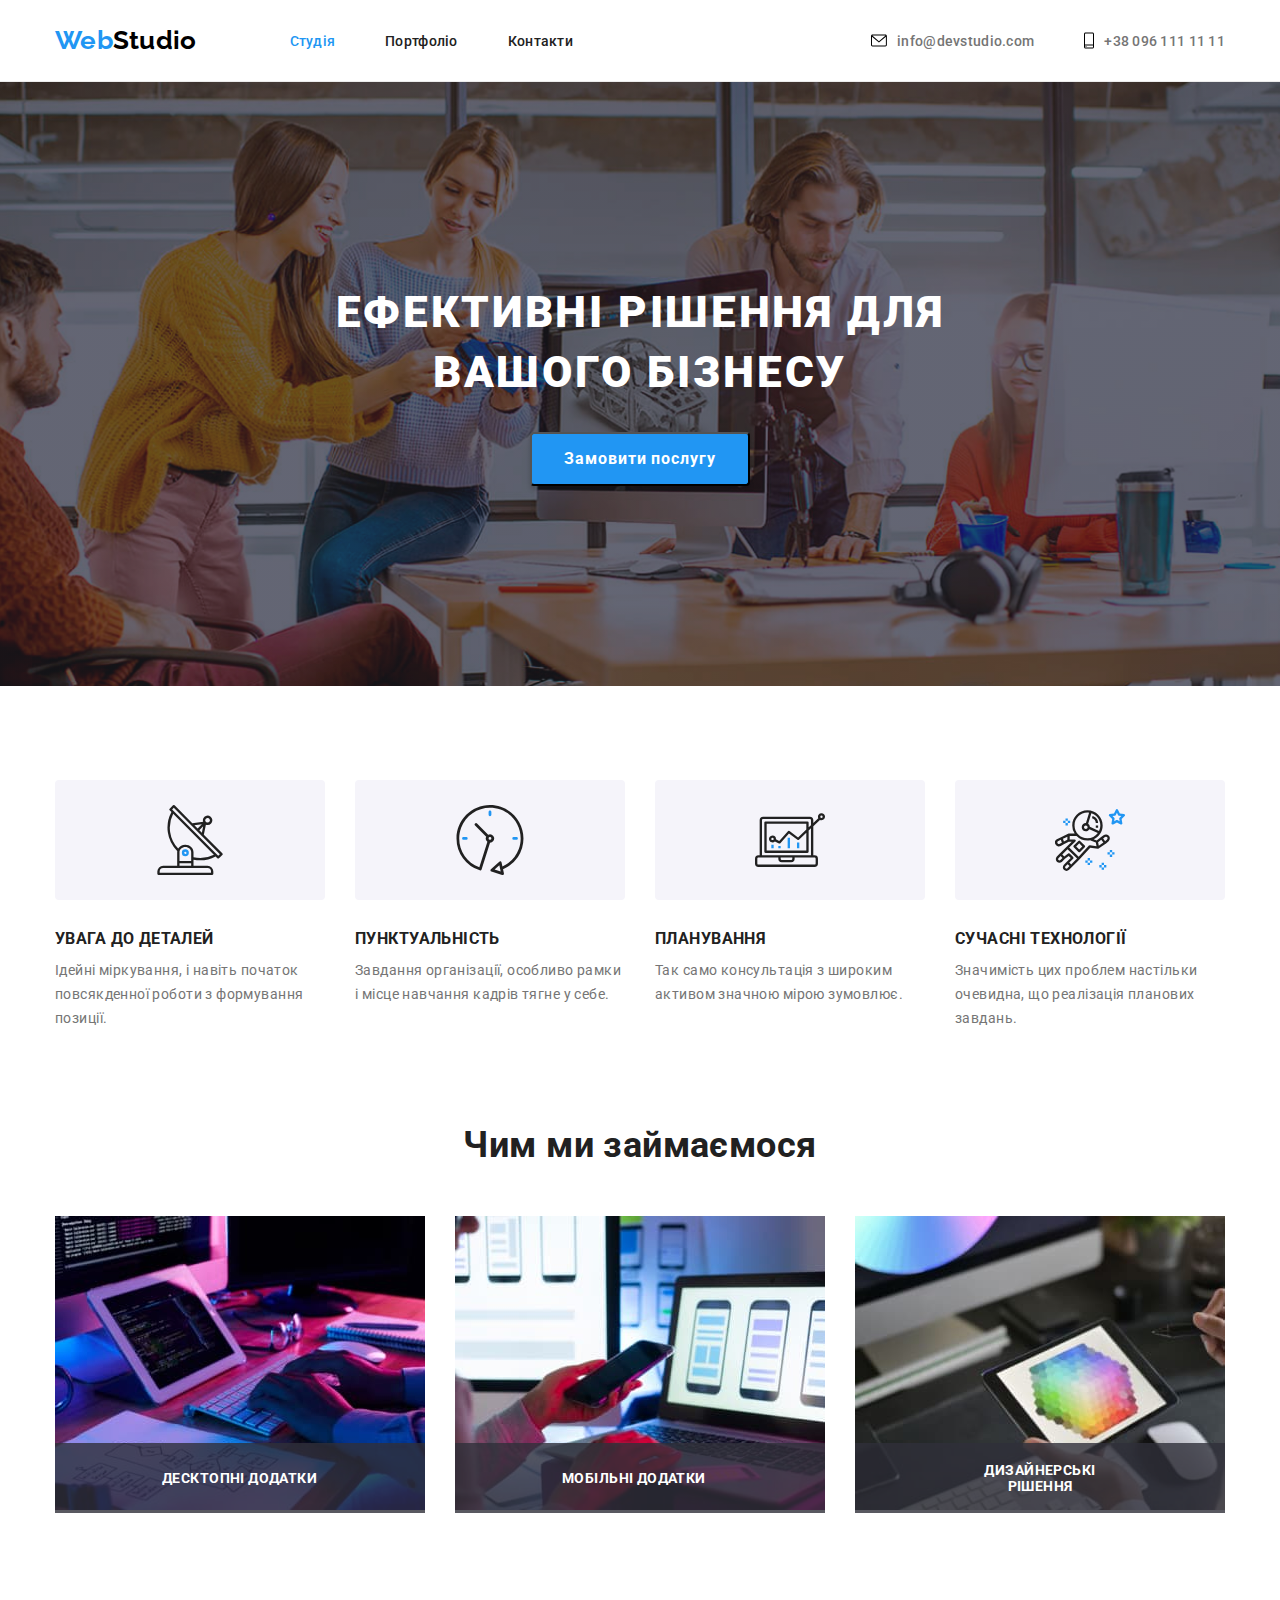
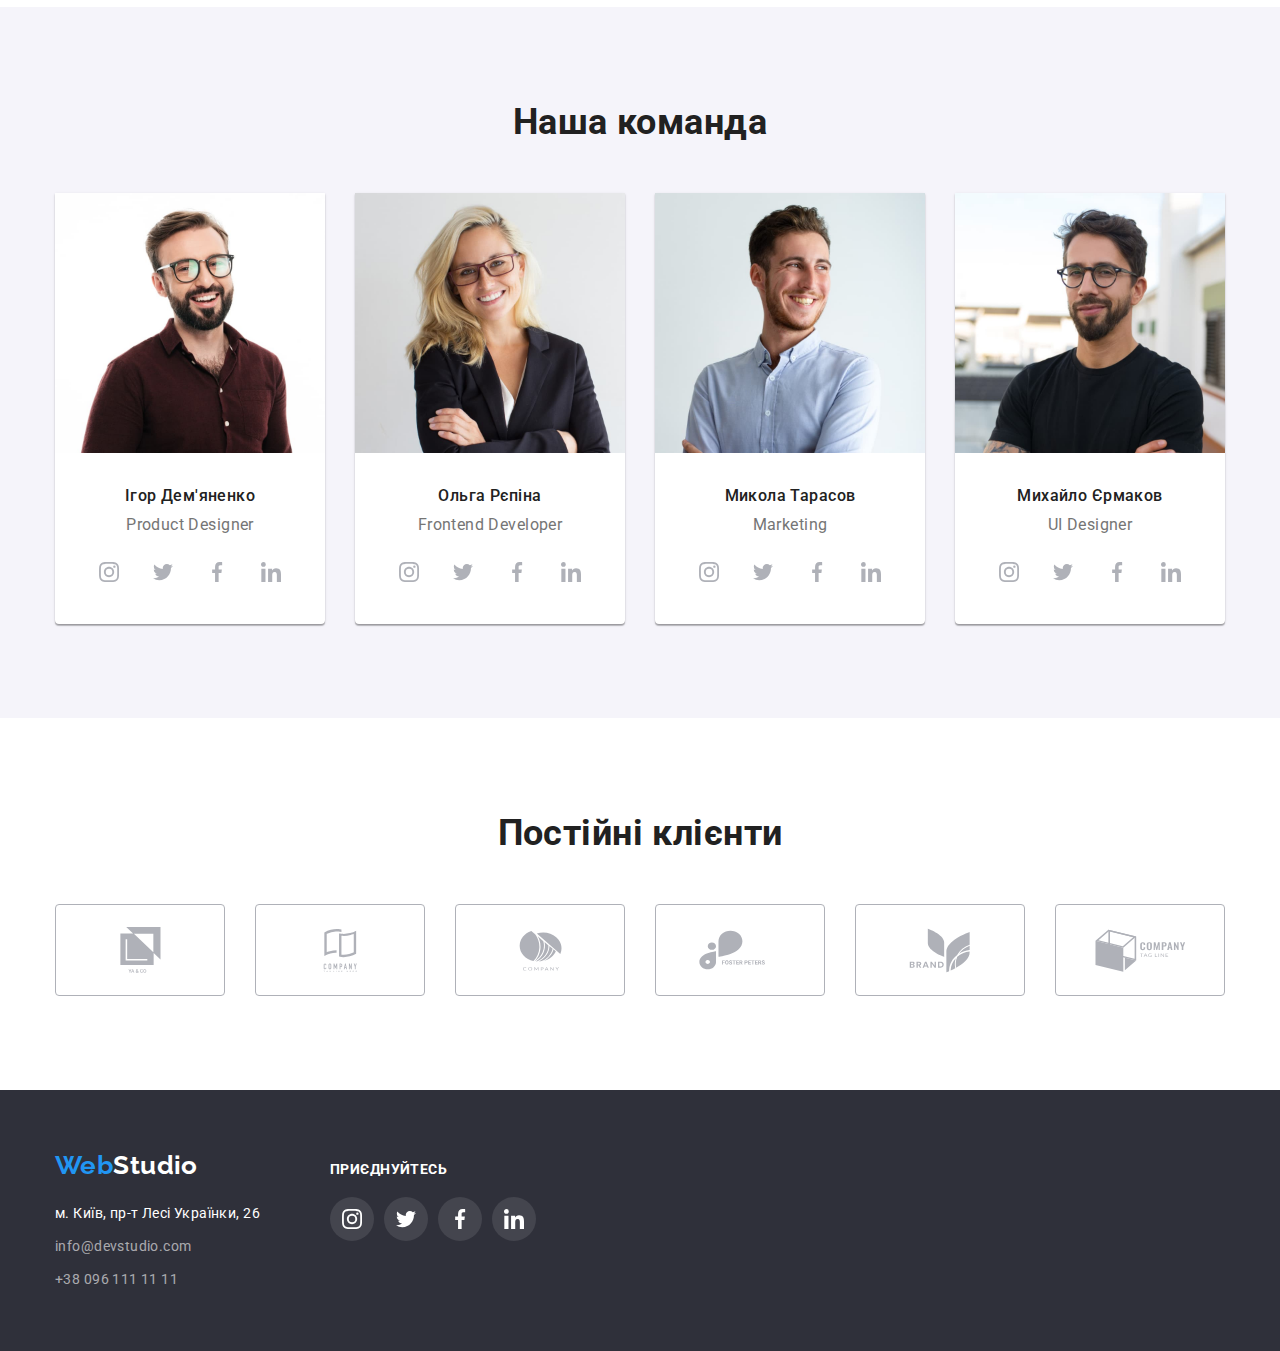
<file: index.html>
<!DOCTYPE html>
<html lang="uk">
  <head>
    <meta charset="UTF-8" />
    <meta http-equiv="X-UA-Compatible" content="IE=edge" />
    <meta name="viewport" content="width=device-width, initial-scale=1.0" />
    <title>Студія</title>
    <!--Front style-->
    <link rel="preconnect" href="https://fonts.googleapis.com" />
    <link rel="preconnect" href="https://fonts.gstatic.com" crossorigin />
    <link
      href="https://fonts.googleapis.com/css2?family=Raleway:wght@700&family=Roboto:wght@400;500;700;900&display=swap"
      rel="stylesheet"
    />
    <!--Normalize-style-->
    <link href="css/modern-normalize.css" rel="stylesheet" />

    <!--Styles-->
    <link href="css/styles.css" rel="stylesheet" />
  </head>
  <body>
    <!--header-->
    <header class="header">
      <div class="container header-container">
        <nav class="header-nav">
          <a class="logo" href="index.html"><span class="logo-cl">Web</span>Studio</a>
          <ul class="list list-block">
            <li class="header-nav-list-item active-page">
              <a class="link header-animation-nav" href="./index.html">Студія</a>
            </li>
            <li class="header-nav-list-item">
              <a class="link header-animation-nav" href="./portfolio.html">Портфоліо</a>
            </li>
            <li class="header-nav-list-item"><a class="link header-animation-nav" href="">Контакти</a></li>
          </ul>
        </nav>
        <ul class="list list-block">
          <li class="header-nav-list-contacti-item">
            <a class="link link-header header-animation-contact" href="mailto:">
              <svg class="pic-email" width="16" height="17">
                <use href="./images/icons.svg#mail"></use>
              </svg>
              info@devstudio.com</a
            >
          </li>
          <li class="header-nav-list-contacti-item">
            <a class="link link-header header-animation-contact" href="tel:+380961111111">
              <svg class="pic-smartphone" width="10" height="17">
                <use href="./images/icons.svg#smartphone"></use>
              </svg>
              +38 096 111 11 11</a
            >
          </li>
        </ul>
      </div>
    </header>
    <div class="container"></div>
    <main>
      <!--btn-->
      <section class="section-btn all-section">
        <h1 class="section-title">Ефективні рішення для <br />вашого бізнесу</h1>
        <button data-modal-open class="btn" type="button">Замовити послугу</button>
      </section>
      <!--about -->
      <section class="description all-section">
        <div class="container">
          <h2 class="title" hidden>Опис</h2>
          <ul class="titlle-list list">
            <li class="description-list-item">
              <div class="pic">
                <svg class="pic-antena" width="70" height="70">
                  <use href="./images/icons.svg#antenna"></use>
                </svg>
              </div>
              <h3 class="description-title">УВАГА ДО ДЕТАЛЕЙ</h3>
              <p class="description-text">
                Ідейні міркування, і навіть початок повсякденної роботи з формування позиції.
              </p>
            </li>
            <li class="description-list-item">
              <div class="pic">
                <svg class="pic-clock" width="70" height="70">
                  <use href="./images/icons.svg#clock"></use>
                </svg>
              </div>
              <h3 class="description-title">ПУНКТУАЛЬНІСТЬ</h3>
              <p class="description-text">
                Завдання організації, особливо рамки і місце навчання кадрів тягне у себе.
              </p>
            </li>
            <li class="description-list-item">
              <div class="pic">
                <svg class="pic-diagram" width="70" height="70">
                  <use href="./images/icons.svg#diagram"></use>
                </svg>
              </div>
              <h3 class="description-title">ПЛАНУВАННЯ</h3>
              <p class="description-text">
                Так само консультація з широким активом значною мірою зумовлює.
              </p>
            </li>
            <li class="description-list-item">
              <div class="pic">
                <svg class="pic-astronaut" width="70" height="70">
                  <use href="./images/icons.svg#astronaut"></use>
                </svg>
              </div>
              <h3 class="description-title">СУЧАСНІ ТЕХНОЛОГІЇ</h3>
              <p class="description-text">
                Значимість цих проблем настільки очевидна, що реалізація планових завдань.
              </p>
            </li>
          </ul>
        </div>
      </section>
      <!--Блок послуг-->
      <section class="about all-section">
        <h2 class="title">Чим ми займаємося</h2>
        <div class="container">
          <ul class="list about-list">
            <li class="about-list-item">
              <div class="about-thumb">
                <img
                  class="about-list-item-img"
                  src="./images/tablet_computer.jpg"
                  alt="Планшет з клавіатурою"
                  width="370"
                  height="294"
                />
                <div class="label">
                  <p class="label-desc">Десктопні додатки</p>
                </div>
              </div>
            </li>
            <li class="about-list-item">
              <div class="about-thumb">
                <img
                  class="about-list-item-img"
                  src="./images/mobile.jpg"
                  alt="телефон на фоны ноутбука"
                  width="370"
                  height="294"
                />
                <div class="label">
                  <p class="label-desc">Мобільні додатки</p>
                </div>
              </div>
            </li>
            <li class="about-list-item">
              <div class="about-thumb">
                <img
                  class="about-list-item-img"
                  src="./images/tablet.jpg"
                  alt="планшет"
                  width="370"
                  height="294"
                />
                <div class="label">
                  <p class="label-desc">Дизайнерські рішення</p>
                </div>
              </div>
            </li>
          </ul>
        </div>
      </section>
      <!--our team-->
      <section class="team all-section">
        <div class="container">
          <h2 class="team-title title">Наша команда</h2>
          <ul class="list team-list">
            <li class="team-list-item">
              <img
                class="team-list-item-img"
                src="./images/igorDem.jpg"
                alt="фото Ігора Дем'яненко"
                width="270"
                height="260"
              />
              <div class="team-info">
                <h3 class="name">Ігор Дем'яненко</h3>
                <p class="profession" lang="en">Product Designer</p>
                <ul class="list-social-item">
                  <li class="social-item">
                    <a
                      class="social-link"
                      href="https://www.instagram.com"
                      aria-label="instagram"
                      target="_blank"
                      rel="noopener noreferrer"
                    >
                      <svg class="social-icon" width="20" height="20">
                        <use href="./images/icons.svg#instagram"></use>
                      </svg>
                    </a>
                  </li>
                  <li class="social-item">
                    <a
                      class="social-link"
                      href="https://www.twitter.com"
                      aria-label="twitter"
                      target="_blank"
                      rel="noopener noreferrer"
                    >
                      <svg class="social-icon" width="20" height="20">
                        <use href="./images/icons.svg#twitter"></use>
                      </svg>
                    </a>
                  </li>
                  <li class="social-item">
                    <a
                      class="social-link"
                      href="https://www.facebook.com"
                      aria-label="facebook"
                      target="_blank"
                      rel="noopener noreferrer"
                    >
                      <svg class="social-icon" width="20" height="20">
                        <use href="./images/icons.svg#facebook"></use>
                      </svg>
                    </a>
                  </li>
                  <li class="social-item">
                    <a
                      class="social-link"
                      href="https://www.linkedin.com"
                      aria-label="linkedin"
                      target="_blank"
                      rel="noopener noreferrer"
                    >
                      <svg class="social-icon" width="20" height="20">
                        <use href="./images/icons.svg#linkedin"></use>
                      </svg>
                    </a>
                  </li>
                </ul>
              </div>
            </li>
            <li class="team-list-item">
              <img
                class="team-list-item-img"
                src="./images/Olga_rep.jpg"
                alt="фото Ольги Рєпіної"
                width="270"
                height="260"
              />
              <div class="team-info">
                <h3 class="name">Ольга Рєпіна</h3>
                <p class="profession" lang="en">Frontend Developer</p>
                <ul class="list-social-item">
                  <li class="social-item">
                    <a
                      class="social-link"
                      href="https://www.instagram.com"
                      aria-label="instagram"
                      target="_blank"
                      rel="noopener noreferrer"
                    >
                      <svg class="social-icon" width="20" height="20">
                        <use href="./images/icons.svg#instagram"></use>
                      </svg>
                    </a>
                  </li>
                  <li class="social-item">
                    <a
                      class="social-link"
                      href="https://www.twitter.com"
                      aria-label="twitter"
                      target="_blank"
                      rel="noopener noreferrer"
                    >
                      <svg class="social-icon" width="20" height="20">
                        <use href="./images/icons.svg#twitter"></use>
                      </svg>
                    </a>
                  </li>
                  <li class="social-item">
                    <a
                      class="social-link"
                      href="https://www.facebook.com"
                      aria-label="facebook"
                      target="_blank"
                      rel="noopener noreferrer"
                    >
                      <svg class="social-icon" width="20" height="20">
                        <use href="./images/icons.svg#facebook"></use>
                      </svg>
                    </a>
                  </li>
                  <li class="social-item">
                    <a
                      class="social-link"
                      href="https://www.linkedin.com"
                      aria-label="linkedin"
                      target="_blank"
                      rel="noopener noreferrer"
                    >
                      <svg class="social-icon" width="20" height="20">
                        <use href="./images/icons.svg#linkedin"></use>
                      </svg>
                    </a>
                  </li>
                </ul>
              </div>
            </li>
            <li class="team-list-item">
              <img
                class="team-list-item-img"
                src="./images/Nikolay_tar.jpg"
                alt="фото Миколи Тарасова"
                width="270"
                height="260"
              />
              <div class="team-info">
                <h3 class="name">Микола Тарасов</h3>
                <p class="profession" lang="en">Marketing</p>
                <ul class="list-social-item">
                  <li class="social-item">
                    <a
                      class="social-link"
                      href="https://www.instagram.com"
                      aria-label="instagram"
                      target="_blank"
                      rel="noopener noreferrer"
                    >
                      <svg class="social-icon" width="20" height="20">
                        <use href="./images/icons.svg#instagram"></use>
                      </svg>
                    </a>
                  </li>
                  <li class="social-item">
                    <a
                      class="social-link"
                      href="https://www.twitter.com"
                      aria-label="twitter"
                      target="_blank"
                      rel="noopener noreferrer"
                    >
                      <svg class="social-icon" width="20" height="20">
                        <use href="./images/icons.svg#twitter"></use>
                      </svg>
                    </a>
                  </li>
                  <li class="social-item">
                    <a
                      class="social-link"
                      href="https://www.facebook.com"
                      aria-label="facebook"
                      target="_blank"
                      rel="noopener noreferrer"
                    >
                      <svg class="social-icon" width="20" height="20">
                        <use href="./images/icons.svg#facebook"></use>
                      </svg>
                    </a>
                  </li>
                  <li class="social-item">
                    <a
                      class="social-link link"
                      href="https://www.linkedin.com"
                      aria-label="linkedin"
                      target="_blank"
                      rel="noopener noreferrer"
                    >
                      <svg class="social-icon" width="20" height="20">
                        <use href="./images/icons.svg#linkedin"></use>
                      </svg>
                    </a>
                  </li>
                </ul>
              </div>
            </li>
            <li class="team-list-item">
              <img
                class="team-list-item-img"
                src="./images/Mihaylo_Yerm.jpg"
                alt="фото михайла Єрмакова"
                width="270"
                height="260"
              />
              <div class="team-info">
                <h3 class="name">Михайло Єрмаков</h3>
                <p class="profession" lang="en">UI Designer</p>
                <ul class="list-social-item">
                  <li class="social-item">
                    <a
                      class="social-link"
                      href="https://www.instagram.com"
                      aria-label="instagram"
                      target="_blank"
                      rel="noopener noreferrer"
                    >
                      <svg class="social-icon" width="20" height="20">
                        <use href="./images/icons.svg#instagram"></use>
                      </svg>
                    </a>
                  </li>
                  <li class="social-item">
                    <a
                      class="social-link"
                      href="https://www.twitter.com"
                      aria-label="twitter"
                      target="_blank"
                      rel="noopener noreferrer"
                    >
                      <svg class="social-icon" width="20" height="20">
                        <use href="./images/icons.svg#twitter"></use>
                      </svg>
                    </a>
                  </li>
                  <li class="social-item">
                    <a
                      class="social-link"
                      href="https://www.facebook.com"
                      aria-label="facebook"
                      target="_blank"
                      rel="noopener noreferrer"
                    >
                      <svg class="social-icon" width="20" height="20">
                        <use href="./images/icons.svg#facebook"></use>
                      </svg>
                    </a>
                  </li>
                  <li class="social-item">
                    <a
                      class="social-link"
                      href="https://www.linkedin.com"
                      aria-label="linkedin"
                      target="_blank"
                      rel="noopener noreferrer"
                    >
                      <svg class="social-icon" width="20" height="20">
                        <use href="./images/icons.svg#linkedin"></use>
                      </svg>
                    </a>
                  </li>
                </ul>
              </div>
            </li>
          </ul>
        </div>
      </section>
      <section class="client-section all-section">
        <h2 class="title">Постійні клієнти</h2>
        <div class="container">
          <ul class="list clients-list">
            <li class="clients-item">
              <a
                class="clients-link"
                aria-label="yago"
                target="_blank"
                rel="noopener noreferrer"
                href=""
              >
                <svg class="clients" width="41" height="46">
                  <use href="./images/icons.svg#yago"></use>
                </svg>
              </a>
            </li>
            <li class="clients-item">
              <a
                class="clients-link"
                aria-label="tagline"
                target="_blank"
                rel="noopener noreferrer"
                href=""
              >
                <svg class="clients" width="93" height="43">
                  <use href="./images/icons.svg#tagline"></use>
                </svg>
              </a>
            </li>
            <li class="clients-item">
              <a
                class="clients-link"
                aria-label="company"
                target="_blank"
                rel="noopener noreferrer"
                href=""
              >
                <svg class="clients" width="43" height="41">
                  <use href="./images/icons.svg#company"></use>
                </svg>
              </a>
            </li>
            <li class="clients-item">
              <a
                class="clients-link"
                aria-label="foster_peters"
                target="_blank"
                rel="noopener noreferrer"
                href=""
              >
                <svg class="clients" width="84" height="40">
                  <use href="./images/icons.svg#foster_peters"></use>
                </svg>
              </a>
            </li>
            <li class="clients-item">
              <a
                class="clients-link"
                aria-label="brand"
                target="_blank"
                rel="noopener noreferrer"
                href=""
              >
                <svg class="clients" width="62" height="45">
                  <use href="./images/icons.svg#brand"></use>
                </svg>
              </a>
            </li>
            <li class="clients-item">
              <a
                class="clients-link"
                aria-label="comtigeline"
                target="_blank"
                rel="noopener noreferrer"
                href=""
              >
                <svg class="clients" width="93" height="43">
                  <use href="./images/icons.svg#comtigeline"></use>
                </svg>
              </a>
            </li>
          </ul>
        </div>
      </section>
    </main>
    <!--contact info-->
    <footer class="footer">
      <div class="container footer-bloc">
        <div class="footer-contacts">
          <a class="logo logo-footer" href="index.html"><span class="logo-cl">Web</span>Studio</a>
          <address class="address-maps" title="адрес студії">
            <p class="address-maps-text">м. Київ, пр-т Лесі Українки, 26</p>
            <ul class="list">
              <li class="address-list-item">
                <a class="link" href="mailto:info@devstudio.com">info@devstudio.com</a>
              </li>
              <li class="address-list-item">
                <a class="link" href="tel:+380961111111">+38 096 111 11 11</a>
              </li>
            </ul>
          </address>
        </div>
        <div class="">
          <h4 class="title-footer">приєднуйтесь</h4>
          <ul class="list-social-item">
            <li class="social-item">
              <a
                class="link footer-icon-link"
                href="https://www.instagram.com"
                aria-label="instagram"
                target="_blank"
                rel="noopener noreferrer"
              >
                <svg class="footer-icon" width="20" height="20">
                  <use href="./images/icons.svg#instagram"></use>
                </svg>
              </a>
            </li>
            <li class="social-item">
              <a
                class="link footer-icon-link"
                href="https://www.twitter.com"
                aria-label="twitter"
                target="_blank"
                rel="noopener noreferrer"
              >
                <svg class="footer-icon" width="20" height="20">
                  <use href="./images/icons.svg#twitter"></use>
                </svg>
              </a>
            </li>
            <li class="social-item">
              <a
                class="link footer-icon-link"
                href="https://www.facebook.com"
                aria-label="facebook"
                target="_blank"
                rel="noopener noreferrer"
              >
                <svg class="footer-icon" width="20" height="20">
                  <use href="./images/icons.svg#facebook"></use>
                </svg>
              </a>
            </li>
            <li class="social-item">
              <a
                class="link footer-icon-link"
                href="https://www.linkedin.com"
                aria-label="linkedin"
                target="_blank"
                rel="noopener noreferrer"
              >
                <svg class="footer-icon" width="20" height="20">
                  <use href="./images/icons.svg#linkedin"></use>
                </svg>
              </a>
            </li>
          </ul>
        </div>
      </div>
    </footer>
    <!--Modal Window-->
    <div class="backdrop is-hidden" data-modal>
      <div class="modal">
        <button class="modal-btn" data-modal-close type="button" title="close">
          <svg class="modal-close" width="11" height="11">
            <use href="./images/icons.svg#cross"></use>
          </svg>
        </button>
      </div>
    </div>
    <script src="./js/modal.js"></script>
  </body>
</html>
</file>
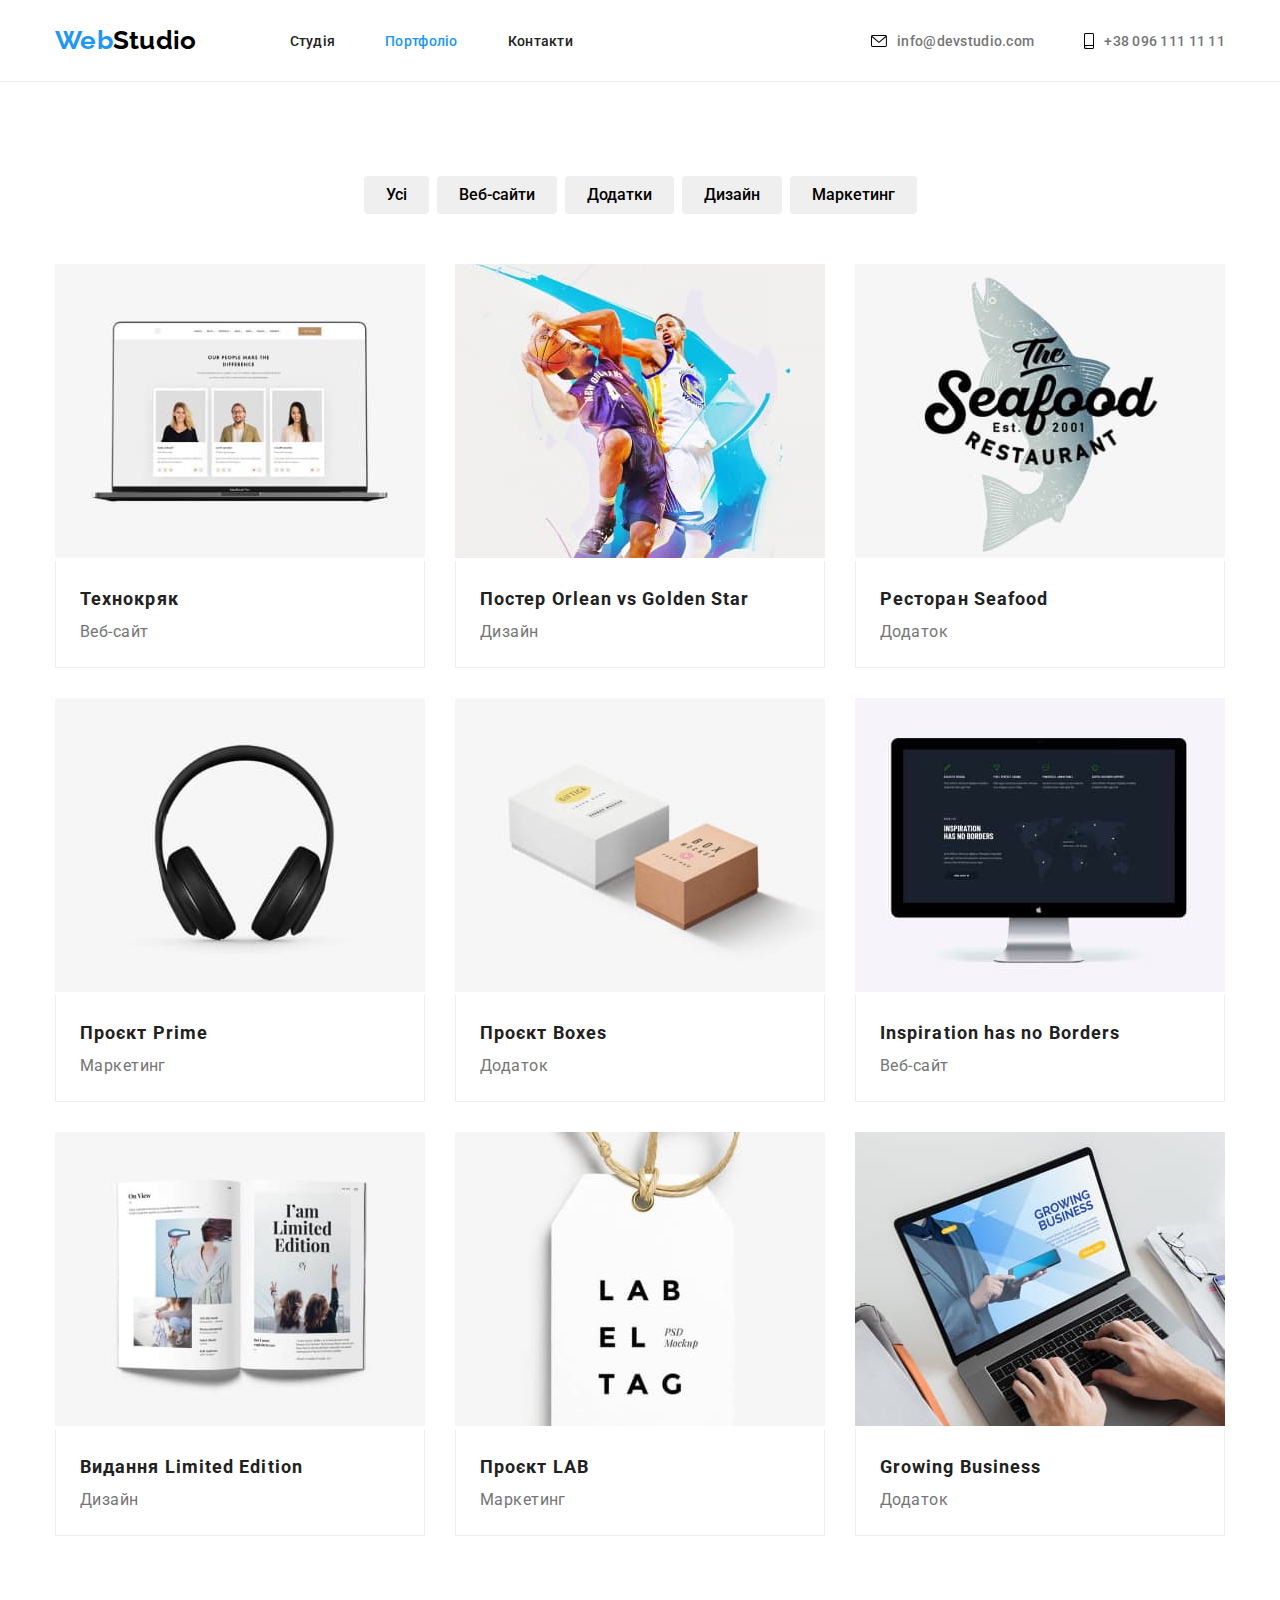
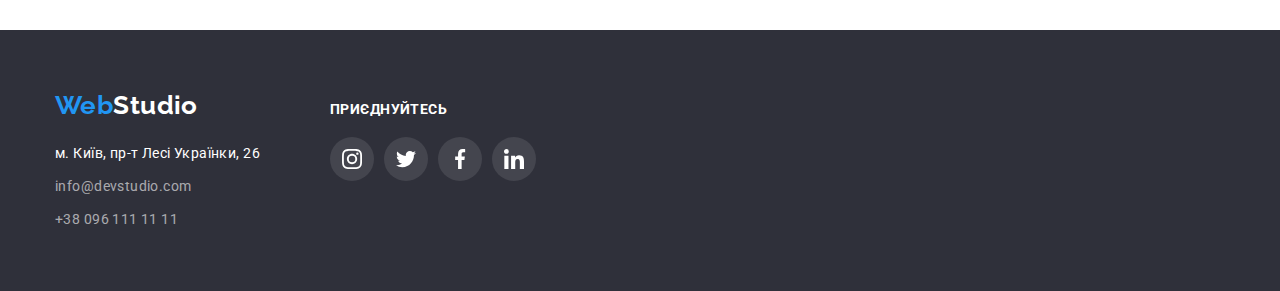
<file: portfolio.html>
<!DOCTYPE html>
<html lang="uk">
  <head>
    <meta charset="UTF-8" />
    <meta http-equiv="X-UA-Compatible" content="IE=edge" />
    <meta name="viewport" content="width=device-width, initial-scale=1.0" />
    <title>Портфоліо</title>
    <!--Front styles-->
    <link rel="preconnect" href="https://fonts.googleapis.com" />
    <link rel="preconnect" href="https://fonts.gstatic.com" crossorigin />
    <link
      href="https://fonts.googleapis.com/css2?family=Raleway:wght@700&family=Roboto:wght@400;500;700;900&display=swap"
      rel="stylesheet"
    />
    <!--Normalize-style-->
    <link href="css/modern-normalize.css" rel="stylesheet" />
    <!--Styles-->
    <link rel="stylesheet" href="css/styles.css" />
  </head>

  <body>
    <!--header-->
    <header class="header">
      <div class="container header-container">
        <nav class="header-nav">
          <a class="logo" href="index.html"><span class="logo-cl">Web</span>Studio</a>
          <ul class="list list-block">
            <li class="header-nav-list-item ">
              <a class="link header-animation-nav" href="./index.html">Студія</a>
            </li>
            <li class="header-nav-list-item active-page ">
              <a class="link header-animation-nav" href="./portfolio.html">Портфоліо</a>
            </li>
            <li class="header-nav-list-item "><a class="link header-animation-nav " href="">Контакти</a></li>
          </ul>
        </nav>
        <ul class="list list-block">
          <li class="header-nav-list-contacti-item">
            <div class="block-email">
              <a class="link link-header header-animation-contact" href="mailto:">
                <svg class="pic-email" width="16" height="12">
                  <use href="./images/icons.svg#mail"></use>
                </svg>
                info@devstudio.com</a
              >
            </div>
          </li>
          <li class="header-nav-list-contacti-item">
            <div class="block-smartphone">
              <a class="link link-header header-animation-contact" href="tel:+380961111111">
                <svg class="pic-smartphone" width="10" height="16">
                  <use href="./images/icons.svg#smartphone"></use>
                </svg>
                +38 096 111 11 11</a
              >
            </div>
          </li>
        </ul>
      </div>
    </header>
    <main>
      <!--Porfolio list-->
      <section class="porfolio">
        <div class="container">
          <ul class="porfolio-container">
            <li class="porfolio-btn-list">
              <button class="porfolio-btn" type="button">Усі</button>
            </li>
            <li class="porfolio-btn-list">
              <button class="porfolio-btn" type="button">Веб-сайти</button>
            </li>
            <li class="porfolio-btn-list">
              <button class="porfolio-btn" type="button">Додатки</button>
            </li>
            <li class="porfolio-btn-list">
              <button class="porfolio-btn" type="button">Дизайн</button>
            </li>
            <li class="porfolio-btn-list">
              <button class="porfolio-btn" type="button">Маркетинг</button>
            </li>
          </ul>
          <ul class="list portfolio-list">
            <li class="portfolio-list-img-item">
              <a class="porfolio-link" href=""> 
              <div class="portfolio-thumb">
                <img
                  class="porfolio-img"
                  src="./images/portfolio_img/tehnokryak.jpg"
                  alt="фото Веб-сайт "
                  width="370"
                  height="294"
                />
                <div class="overlay">
                  <p class="overlay-desc">
                    Ресурс пропонує комплексні пропозиції з різним рівнем функціоналу та сервісів.
                    Все це дозволить відвідувачу отримати вичерпні відомості про компанію чи
                    приватну особу.
                  </p>
                </div>
              </div>
              <div class="portfolio-info">
                <h3 class="portfolio-tittle">Технокряк</h3>
                <p class="portfolio-name">Веб-сайт</p>
              </div>
            </a>
            </li>
            <li class="portfolio-list-img-item">
              <a class="porfolio-link" href=""> 
              <div class="portfolio-thumb">
                <img
                  class="porfolio-img"
                  src="./images/portfolio_img/poster.jpg"
                  alt="фото Веб-сайт Постера New Orlean vs Golden Star "
                  width="370"
                  height="294"
                />

                <div class="overlay">
                  <p class="overlay-desc">
                    Ресурс пропонує комплексні пропозиції з різним рівнем функціоналу та сервісів.
                    Все це дозволить відвідувачу отримати вичерпні відомості про компанію чи
                    приватну особу.
                  </p>
                </div>
              </div>
              <div class="portfolio-info">
                <h3 class="portfolio-tittle">
                  Постер <span lang="en">Orlean vs Golden Star</span>
                </h3>
                <p class="portfolio-name">Дизайн</p>
              </div>
              </a>
            </li>
            <li class="portfolio-list-img-item">
              <a class="porfolio-link" href="">
              <div class="portfolio-thumb">
                <img
                  class="porfolio-img"
                  src="./images/portfolio_img/restoran-seafood.jpg"
                  alt="фото додатка ресторана Seafood"
                  width="370"
                  height="294"
                />
                <div class="overlay">
                  <p class="overlay-desc">
                    Ресурс пропонує комплексні пропозиції з різним рівнем функціоналу та сервісів.
                    Все це дозволить відвідувачу отримати вичерпні відомості про компанію чи
                    приватну особу.
                  </p>
                </div>
              </div>
              <div class="portfolio-info">
                <h3 class="portfolio-tittle">Ресторан <span lang="en">Seafood</span></h3>
                <p class="portfolio-name">Додаток</p>
              </div>
              </a>
            </li>
            <li class="portfolio-list-img-item">
              <a class="porfolio-link" href=""> 
              <div class="portfolio-thumb">
                <img
                  class="porfolio-img"
                  src="./images/portfolio_img/project-prime.jpg"
                  alt="фото проекта Prime "
                  width="370"
                  height="294"
                />
                <div class="overlay">
                  <p class="overlay-desc">
                    Ресурс пропонує комплексні пропозиції з різним рівнем функціоналу та сервісів.
                    Все це дозволить відвідувачу отримати вичерпні відомості про компанію чи
                    приватну особу.
                  </p>
                </div>
              </div>
              <div class="portfolio-info">
                <h3 class="portfolio-tittle">Проєкт <span lang="en">Prime</span></h3>
                <p class="portfolio-name">Маркетинг</p>
              </div>
              </a>
            </li>
            <li class="portfolio-list-img-item">
              <a class="porfolio-link" href=""> 
              <div class="portfolio-thumb">
                <img
                  class="porfolio-img"
                  src="./images/portfolio_img/project-boxes.jpg"
                  alt="фото додатка проекту Boxes"
                  width="370"
                  height="294"
                />
                <div class="overlay">
                  <p class="overlay-desc">
                    Ресурс пропонує комплексні пропозиції з різним рівнем функціоналу та сервісів.
                    Все це дозволить відвідувачу отримати вичерпні відомості про компанію чи
                    приватну особу.
                  </p>
                </div>
              </div>
              <div class="portfolio-info">
                <h3 class="portfolio-tittle">Проєкт <span lang="en">Boxes</span></h3>
                <p class="portfolio-name">Додаток</p>
              </div>
              </a>
            </li>
            <li class="portfolio-list-img-item">
              <a class="porfolio-link" href=""> 
              <div class="portfolio-thumb">
                <img
                  class="porfolio-img"
                  src="./images/portfolio_img/inspiration.jpg"
                  alt="фото Веб-сайт "
                  width="370"
                  height="294"
                />
                <div class="overlay">
                  <p class="overlay-desc">
                    Ресурс пропонує комплексні пропозиції з різним рівнем функціоналу та сервісів.
                    Все це дозволить відвідувачу отримати вичерпні відомості про компанію чи
                    приватну особу.
                  </p>
                </div>
              </div>
              <div class="portfolio-info">
                <h3 lang="en" class="portfolio-tittle">Inspiration has no Borders</h3>
                <p class="portfolio-name">Веб-сайт</p>
              </div>
              </a>
            </li>
            <li class="portfolio-list-img-item">
              <a class="porfolio-link" href=""> 
              <div class="portfolio-thumb">
                <img
                  class="porfolio-img"
                  src="./images/portfolio_img/pressa.jpg"
                  alt="фото видання"
                  width="370"
                  height="294"
                />
                <div class="overlay">
                  <p class="overlay-desc">
                    Ресурс пропонує комплексні пропозиції з різним рівнем функціоналу та сервісів.
                    Все це дозволить відвідувачу отримати вичерпні відомості про компанію чи
                    приватну особу.
                  </p>
                </div>
              </div>
              <div class="portfolio-info">
                <h3 class="portfolio-tittle">Видання <span lang="en">Limited Edition</span></h3>
                <p class="portfolio-name">Дизайн</p>
              </div>
              </a>
            </li>
            <li class="portfolio-list-img-item">
              <a class="porfolio-link" href=""> 
              <div class="portfolio-thumb">
                <img
                  class="porfolio-img"
                  src="./images/portfolio_img/project-lab.jpg"
                  alt="фото проекту LAB"
                  width="370"
                  height="294"
                />
                <div class="overlay">
                  <p class="overlay-desc">
                    Ресурс пропонує комплексні пропозиції з різним рівнем функціоналу та сервісів.
                    Все це дозволить відвідувачу отримати вичерпні відомості про компанію чи
                    приватну особу.
                  </p>
                </div>
              </div>
              <div class="portfolio-info">
                <h3 class="portfolio-tittle">Проєкт <span lang="en">LAB</span></h3>
                <p class="portfolio-name">Маркетинг</p>
              </div>
              </a>
            </li>
            <li class="portfolio-list-img-item">
              <a class="porfolio-link" href=""> 
              <div class="portfolio-thumb">
                <img
                  class="porfolio-img"
                  src="./images/portfolio_img/growinf-business.jpg"
                  alt="фото додатку Growing Business "
                  width="370"
                  height="294"
                />
                <div class="overlay">
                  <p class="overlay-desc">
                    Ресурс пропонує комплексні пропозиції з різним рівнем функціоналу та сервісів.
                    Все це дозволить відвідувачу отримати вичерпні відомості про компанію чи
                    приватну особу.
                  </p>
                </div>
              </div>
              <div class="portfolio-info">
                <h3 lang="en" class="portfolio-tittle">Growing Business</h3>
                <p class="portfolio-name">Додаток</p>
              </div>
              </a>
            </li>
          </ul>
        </div>
      </section>
    </main>
    <!--contact info-->
    <footer class="footer">
      <div class="container footer-bloc">
        <div class="footer-contacts">
          <a class="logo logo-footer" href="index.html"><span class="logo-cl">Web</span>Studio</a>
          <address class="address-maps" title="адрес студії">
            <p class="address-maps-text">м. Київ, пр-т Лесі Українки, 26</p>
            <ul class="list">
              <li class="address-list-item">
                <a class="link" href="mailto:info@devstudio.com">info@devstudio.com</a>
              </li>
              <li class="address-list-item">
                <a class="link" href="tel:+380961111111">+38 096 111 11 11</a>
              </li>
            </ul>
          </address>
        </div>
        <div class="">
          <h4 class="title-footer">приєднуйтесь</h4>
          <ul class="list-social-item">
            <li class="social-item">
              <a
                class="link footer-icon-link"
                href="https://www.instagram.com"
                aria-label="instagram"
                target="_blank"
                rel="noopener noreferrer"
              >
                <svg class="footer-icon" width="20" height="20">
                  <use href="./images/icons.svg#instagram"></use>
                </svg>
              </a>
            </li>
            <li class="social-item">
              <a
                class="link footer-icon-link"
                href="https://www.twitter.com"
                aria-label="twitter"
                target="_blank"
                rel="noopener noreferrer"
              >
                <svg class="footer-icon" width="20" height="20">
                  <use href="./images/icons.svg#twitter"></use>
                </svg>
              </a>
            </li>
            <li class="social-item">
              <a
                class="link footer-icon-link"
                href="https://www.facebook.com"
                aria-label="facebook"
                target="_blank"
                rel="noopener noreferrer"
              >
                <svg class="footer-icon" width="20" height="20">
                  <use href="./images/icons.svg#facebook"></use>
                </svg>
              </a>
            </li>
            <li class="social-item">
              <a
                class="link footer-icon-link"
                href="https://www.linkedin.com"
                aria-label="linkedin"
                target="_blank"
                rel="noopener noreferrer"
              >
                <svg class="footer-icon" width="20" height="20">
                  <use href="./images/icons.svg#linkedin"></use>
                </svg>
              </a>
            </li>
          </ul>
        </div>
      </div>
    </footer>
  </body>
</html>
</file>
<file: css/styles.css>
:root {
  /* front*/
  --main-font: Roboto, sans-serif, raleway;
  /* text color */
  --main-text-cl: #212121;
  --akcent-cl: #2196f3;

  /* background color*/
  --main-background-cl: #ffffff;
  --background-cl-icon:#AFB1B8;

  /*other*/
  --items: 3;
  --indent: 30px;
  --border: 1px;
}

body {
  font-family: var(--main-font);
  background-color: var(--main-background-cl);
  color: var(--main-text-cl);
  font-size: 14px;
  line-height: calc(16 / 14);
  letter-spacing: 0.03em;
  
}
/*reset*/
.link {
  text-decoration: none;
  color: currentColor;
  
}
.header-animation-nav{
/*animation*/
transition-property: color ;
transition-duration:250ms ;
transition-timing-function:cubic-bezier(0.4, 0, 0.2, 1);
}

.header-animation-nav:hover,
.header-animation-nav:focus {
  color: var(--akcent-cl);
}
.header-animation-contact{
  /*animation*/
  transition-property:fill, color ;
  transition-duration:250ms ;
  transition-timing-function:cubic-bezier(0.4, 0, 0.2, 1);
  }
.header-animation-contact:hover,
.header-animation-contact:focus {
  fill: var(--akcent-cl);
  color: var(--akcent-cl);
}


.list {
  list-style: none;
  padding: 0;
  margin: 0;
}
.all-section {
  padding-bottom: 94px;
  
}

/*************************
********HEADER************
*************************/
.container {
  margin-left: auto;
  margin-right: auto;
  width: 1200px;
  padding: 0 15px;
  
}
.header {
  letter-spacing: 0.02em;
  font-weight: 500;
  border-bottom: 1px solid #ececec;
  padding-top: 25px;
  padding-bottom: 25px;
  

}
.header-nav {
  align-items: center;
  display: flex;
  margin-right: auto;
 
}
.header-container{
  display: flex;


}
.logo {
  text-decoration: none;
  font-family: 'Raleway';
  font-weight: 700;
  font-size: 26px;
  line-height: calc(31 / 26);
  color: #000000;
  margin-right: 93px;
}
.logo-footer {
  margin-right: 0;
  color: #ffffff;
}

.logo-cl {
  color: var(--akcent-cl);
}
.list-block {
  display: flex;
  align-items: center;

}
.link-header{
  display: flex;
  align-items: center;
}
.list-block:last-child {
  margin-right: 0;
}
.header-nav-list-item {
  font-weight: 500;
  letter-spacing: 0.02em;
  color: #212121;
  margin-right: 50px;
  position: relative;

  }

.header-nav-list-item::after {
  content: '';
  position: absolute;
  width: 100%;
  height: 4px;
  border-radius: 2px;
  background-color:var(--akcent-cl);
  left: 0;
  bottom: 0;
  opacity: 0;
}
.header-nav-list-item:hover::after {
  opacity: 1;
  transform: translateY(28px);
}
.header-nav-list-item:last-child {
  margin-right: 0;
}
.active-page {
  color: var(--akcent-cl);

}

.header-nav-list-contacti-item {
  display: flex;
  margin-right: 50px;
  font-weight: 500;
  letter-spacing: 0.02em;
  color: #757575;
    /*animation*/
  transition-property:fill, color ;
  transition-duration:250ms ;
  transition-timing-function:cubic-bezier(0.4, 0, 0.2, 1);
}

.pic-email{
margin-right: 10px;
}

.pic-smartphone{
  margin-right: 10px;
}
.header-nav-list-contacti-item:last-child {
  margin-right: 0;
}


.footer {
  background-color: #2f303a;
  padding-top: 60px;
  padding-bottom: 60px;

}

.address-maps {
  margin-top: 20px;
}
.address-maps-text {
  margin-top: 0;
  margin-bottom: 9px;
  font-style: normal;
  font-size: 14px;
  line-height: calc(24 / 14);
  color: #ffffff;
}

.address-list-item {
  margin-bottom: 9px;
  font-style: normal;
  font-size: 14px;
  line-height: calc(24 / 14);
  color: rgba(255, 255, 255, 0.6);
}
.address-list-item:last-child {
  margin-bottom: 0;
}

.footer-bloc {
  display: flex;
  align-items:baseline;
}
.title-footer {
  margin-top: 0;
  margin-bottom: 20px;
  color: var(--main-background-cl);
  Font family: var(--main-font);
  Font style: Bold;
  Font size: 14px;
  text-transform: uppercase;
}
.footer-contacts {
  margin-right: 70px;
}
.footer-icon {
  fill: var(--main-background-cl);
}
.footer-icon-link {
  background-color: rgb(100%, 100%, 100%, 10%);
  display: flex;
  align-items: center;
  justify-content: center;
  width: 44px;
  height: 44px;
  border-radius: 50%;
  transition-property:background-color;
  transition-duration:250ms ;
  transition-timing-function:cubic-bezier(0.4, 0, 0.2, 1);
}
.footer-icon-link:hover,
.footer-icon-link:focus {
      background-color: var(--akcent-cl);
 }



/****************************
*****************************
          Page 1
*****************************
****************************/

.section-btn {
  background-image:linear-gradient(rgba(47, 48, 58, 0.4), rgba(47, 48, 58, 0.4)), url(../images/bg.png);
  background-repeat: no-repeat;
  background-position: center;
  max-width: 1600px;
  background-size: cover;
  margin-left: auto;
  margin-right: auto;
  text-align: center;
  padding-top: 200px;
  padding-bottom: 200px;
  position: relative;
}

.section-title {
  margin-top: 0;
  margin-bottom: 30px;
  color: #ffffff;
  font-weight: 900;
  font-size: 44px;
  line-height: calc(60 / 44);
  letter-spacing: 0.06em;
  text-transform: uppercase;
}
.btn {
  font-family: var(--main-font);
  background: var(--akcent-cl);
  box-shadow: 0px 4px 4px rgba(0, 0, 0, 0.15);
  border-radius: 4px;
  font-weight: 700;
  font-size: 16px;
  line-height: calc(30 / 16);
  letter-spacing: 0.06em;
  color: #ffffff;
  cursor: pointer;
  padding: 10px 32px;
}
.backdrop.is-hidden{
  visibility: hidden;
  opacity: 0;
  pointer-events: none;
}
.backdrop{
  position:fixed;
  top: 0;
  left:0;
  z-index: 1000;
  width:100%;
  height: 100%;
  background-color:rgba(0, 0, 0, 0.2);
  transition: visibility 400ms, opacity 400ms;
  
}
.modal{
  position: absolute;
left: 50%;
top: 50%;
transform: translate(-50%, -50%);
width: 528px;
height: 581px;
background: #FFFFFF;
box-shadow: 0px 1px 3px rgba(0, 0, 0, 0.12), 0px 1px 1px rgba(0, 0, 0, 0.14), 0px 2px 1px rgba(0, 0, 0, 0.2);
border-radius: 4px;
}
.modal-btn{
  position: absolute;
  right: 8px;
  top: 8px;
  width: 30px;
  height: 30px;
  display: flex;
  align-items: center;
  justify-items: center;
  border: 1px solid rgba(0, 0, 0, 0.1);
  border-radius: 50%;
  cursor: pointer;
  padding: 0;
  background-color: var(--main-background-cl);
}
.modal-close {
  position: absolute;
  margin: 9px;
  


}
.description {
  padding-top: 94px;
}

.titlle-list {
  display: flex;
  justify-content: space-between;
}
.description-list-item {
  width: 270px;
}
.description-title {
  margin-top: 0;
  margin-bottom: 0;
  font-size: 16px;
  font-weight: 700;
  text-transform: uppercase;
}
.description-text {
  margin-top: 10px;
  font-size: 14px;
  line-height: calc(24 / 14);
  color: #757575;
}
.description-text:last-child {
  margin-bottom: 0;
}

.pic{
  background-color:#F5F4FA;
  height: 120px;
  display: flex;
  align-items: center;
  justify-content: center;
  margin-bottom: 30px;
  border-radius: 4px;
}

.about-list {
  display: flex;
  justify-content: space-between;
}

.title {
  margin-top: 0;
  margin-bottom: 50px;
  font-weight: 700;
  font-size: 36px;
  line-height: calc(42 / 36);
  text-align: center;
}
.about-thumb{
  position: relative;
}
.label{
  position: absolute;
  bottom: 0;
  left: 0;
  width: 100%;
  height: 70px;
  background-color: rgba(47, 48, 58, 0.8);
  display: flex;
  justify-items: center;
  align-items: center;
  padding: 27px 107px;
}
.label-desc{
  color: var(--main-background-cl);
  font-size: 14px;
  font-family: var(--main-font);
  font-weight: 700;
  line-height: 16px;
  letter-spacing: 0.03em;
  text-transform:uppercase ;
  text-align: center;


  text-align: center;
}
.team {
  background-color: #f5f4fa;
  padding-top: 94px;
  padding-bottom: 94px;
}
.team-list {
  display: flex;
  justify-content: space-between;
}

.team-list-item {
  background-color:var(--main-background-cl);
  box-shadow: 0px 1px 3px rgba(0, 0, 0, 0.12), 0px 1px 1px rgba(0, 0, 0, 0.14),
    0px 2px 1px rgba(0, 0, 0, 0.2);
  border-radius: 0px 0px 4px 4px;
}
.team-info {
  padding-top: 30px;
  padding-bottom: 30px;
  
}
.name {
  margin-top: 0;
  margin-bottom: 10px;
  font-weight: 500;
  font-size: 16px;
  line-height: calc(19 / 16);
  text-align: center;
}
.profession {
  margin-top: 0;
  font-size: 16px;
  line-height: calc(19 / 16);
  color: #757575;
  text-align: center;
}
.list-social-item {
  margin: 0;
  list-style: none;
  display: flex;
  gap: 10px;
  justify-content: center;
  padding-left: 0;
}

.social-link{
    display: flex;
    align-items: center;
    justify-content: center;
    width: 44px;
    height: 44px;
    background-color:var(--main-background-cl);
    border-radius: 50%;
    color: var(--background-cl-icon);
      /*animation*/
    transition-property:color, background-color;
    transition-duration:250ms ;
    transition-timing-function:cubic-bezier(0.4, 0, 0.2, 1);
}
  
.social-icon{
  fill: currentColor;
 }
 .social-link:hover,
 .social-link:focus {
      color:var(--main-background-cl); 
      background-color: var(--akcent-cl);
 }


.profession:last-child {
  margin-bottom: 0;
}
.client-section{
  padding-top:94px ;
}
.clients-list{
  display: flex;
  gap:30px;
  align-items: center;
    justify-content: center;
}
.clients-link{
  width: 170px;
  height: 92px;
  border: 1px solid var(--background-cl-icon);
  border-radius: 4px;
  display: flex;
    align-items: center;
    justify-content: center;
    color: var(--background-cl-icon);
      /*animation*/
    transition-property:color, border-color;
    transition-duration:250ms ;
    transition-timing-function:cubic-bezier(0.4, 0, 0.2, 1);
    
}
.clients{
  fill: currentColor;
}

.clients-link:hover,
.clients-link:focus {
  color: var(--akcent-cl);
  border-color: var(--akcent-cl);
}


/****************************
*****************************
          Page 2
*****************************
****************************/
.porfolio {
  padding-top: 94px;
  padding-bottom: 94px;
}
.porfolio-container {
  list-style: none;
  display: flex;
  gap: 8px;
  justify-content: center;
  margin: 0 0 50px 0;
  padding-left: 0;
}

.porfolio-btn {
  padding: 6px 22px;
  font-family: var(--main-font);
  font-weight: 500;
  font-size: 16px;
  line-height: calc(26 / 16);
  border: none;
  border-radius: 4px;
  cursor: pointer;
   /*animation*/
  transition-property:color, background-color, box-shadow;
  transition-duration:250ms;
  transition-timing-function:cubic-bezier(0.4, 0, 0.2, 1);
}
.porfolio-btn:hover,
.porfolio-btn:focus {
  background-color: var(--akcent-cl);
  color: var(--main-background-cl);
  box-shadow: 0px 2px 2px 0px #0000001F, 0px 1px 2px 0px #00000014, 0px 3px 1px 0px #0000001A;
  border-radius: 4px;
}
.porfolio-btn:active {
  background-color: var(--akcent-cl);
  color: #ffffff;
}
.portfolio-list {
  display: flex;
  flex-wrap: wrap;
  gap: var(--indent);
}

.porfolio-link{
  box-sizing: border-box;
  display: block;
  text-decoration: none;
  /*animation*/
  transition-property:box-shadow;
  transition-duration:250ms;
  transition-timing-function:cubic-bezier(0.4, 0, 0.2, 1);
}
.portfolio-list-img-item {
  flex-basis: calc((100% - var(--indent) * (var(--items)-1)) / var(--items));
}

.porfolio-link:hover,
.porfolio-link:focus,
.porfolio-link:hover .overlay ,
.porfolio-link:focus .overlay
{
  box-shadow: 0px 1px 1px rgba(0, 0, 0, 0.12), 0px 4px 4px rgba(0, 0, 0, 0.06), 1px 4px 6px rgba(0, 0, 0, 0.16);
  border-radius: 6px 4px 1px ;
  transform: translateY(0);
}
.portfolio-thumb{
  
  position: relative;
  overflow: hidden;
}
.overlay{
  
  position: absolute;
  top: 0;
  left: 0;
  transform: translateY(100%);
  width: 100%;
  height: 100%;
  display: flex;
  justify-items: center;
  align-items: center;
  padding: 63px 24px;
  background-color: rgba(33, 150, 243, 0.9);
 /*animation*/
 transition-property:transform;
 transition-duration:250ms;
 transition-timing-function:cubic-bezier(0.4, 0, 0.2, 1);

}
.overlay-desc{
  color: var(--main-background-cl);
  font-family: var(--main-font);
  font-size: 18px;
  font-weight: 400;
  line-height:28px;
  letter-spacing: 0.03em;
}
.portfolio-info {

  padding:20px 24px;
  border-right: 1px solid #eee ;
  border-bottom: 1px solid #eee ;
  border-left: 1px solid #eee ;
  transition-property:transform;
  transition-duration:250ms;
  transition-timing-function:cubic-bezier(0.4, 0, 0.2, 1);
}

.portfolio-tittle {
  color: var(--main-text-cl);
  margin: 0;
  font-weight: 700;
  font-size: 18px;
  line-height: calc(36 / 18);
  letter-spacing: 0.06em;
  
}
.portfolio-name {
  margin: 0;
  font-size: 16px;
  line-height: calc(30 / 16);
  color: #757575;
}
</file>
